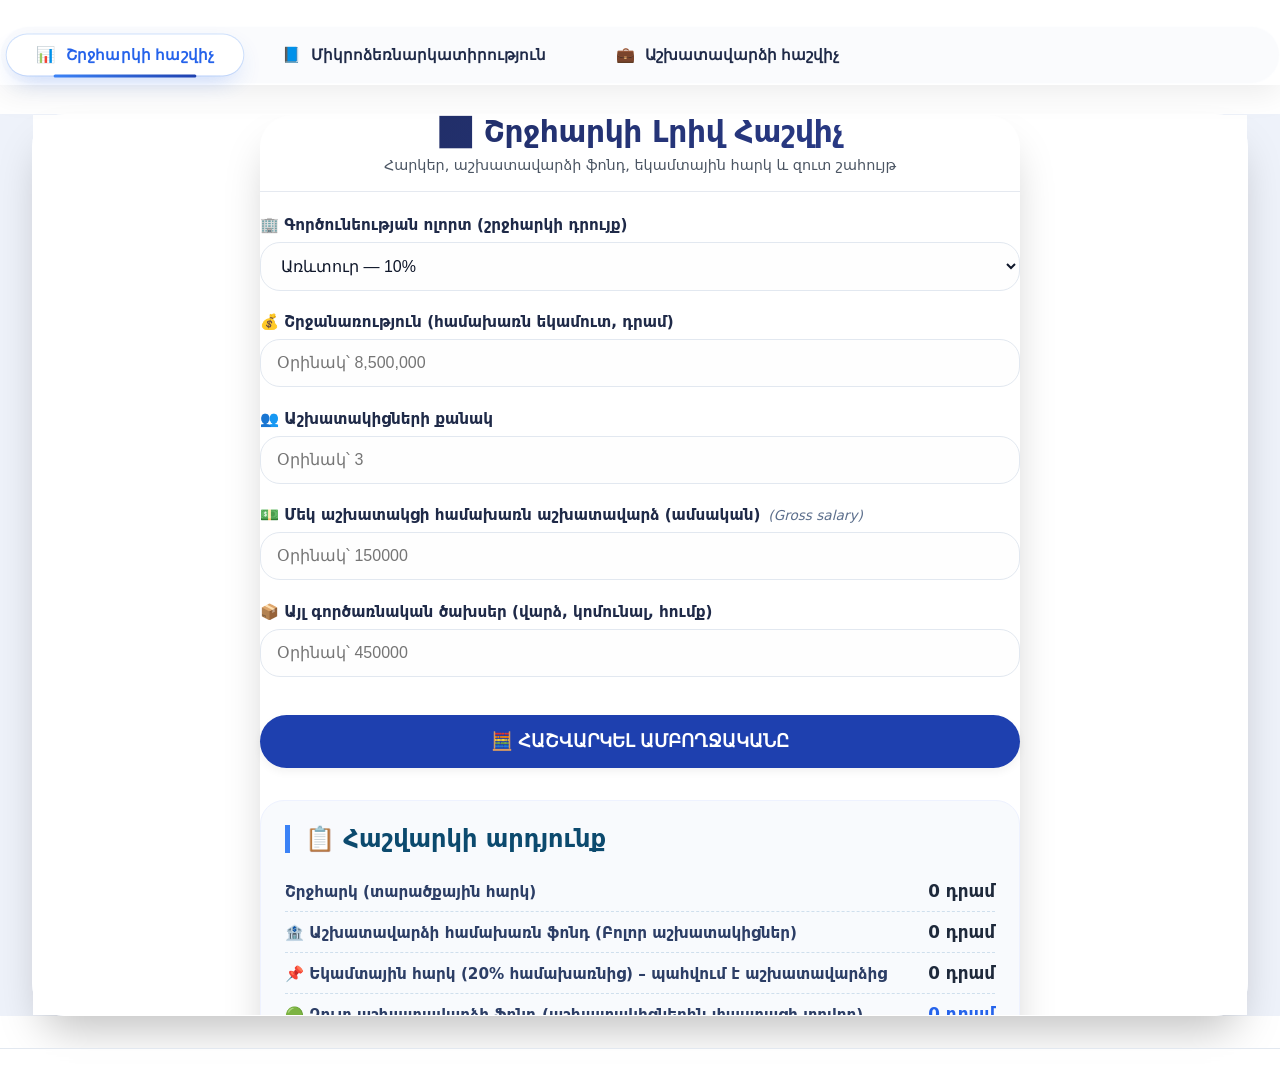
<file: index.html>
<!DOCTYPE html>
<html lang="hy">
<head>
    <meta charset="UTF-8">
    <meta name="viewport" content="width=device-width, initial-scale=1.0, viewport-fit=cover">
    <title>Հարկային գործիքներ – Միասնական նավիգացիա</title>
    <link href="https://fonts.googleapis.com/css2?family=Inter:opsz,wght@14..32,400;14..32,500;14..32,600;14..32,700;14..32,800&display=swap" rel="stylesheet">
    <link rel="stylesheet" href="menu.css">
       
</head>
<body>

<!-- ========== ԳԼԽԱՄԱՍ (ՄԵՆՅՈՒ + ROUTING) ========== -->
<header class="global-header">
    <div class="header-container">
       
        </div>
        <div class="nav-routing" id="routingMenu">
            <button class="nav-btn active" data-route="turnover">
                📊 <span>Շրջհարկի հաշվիչ</span>
            </button>
            <button class="nav-btn" data-route="micro">
                📘 <span>Միկրոձեռնարկատիրություն</span>
            </button>
            <button class="nav-btn" data-route="salary">
                💼 <span>Աշխատավարձի հաշվիչ</span>
            </button>
        </div>
        
    </div>
</header>

<!-- ========== CONTENT AREA (DYNAMIC IFRAME ROUTING) ========== -->
<div class="content-frame">
    <div class="iframe-wrapper">
        <iframe id="appIframe" title="Հարկային գործիք" src="./index1.html" frameborder="0"></iframe>
    </div>
</div>

<footer>
</footer>

<script>
    // ---------- ROUTING CONFIGURATION ----------
    // Հասցեներ առկա երեք էջերի համար (նույն դիրեկտորիայում)
    const routes = {
        turnover: {
            title: 'Շրջհարկի լրիվ հաշվիչ – Հարկեր, ծախսեր, զուտ շահույթ',
            path: './index1.html'
        },
        micro: {
            title: 'Միկրոձեռնարկատիրության համակարգ Հայաստանում | Ուղեցույց 2025',
            path: './index2.html'
        },
        salary: {
            title: 'Աշխատավարձի բարդ հաշվիչ – Հայաստան 2025',
            path: './index3.html'
        }
    };

    // DOM elements
    const iframe = document.getElementById('appIframe');
    const navBtns = document.querySelectorAll('.nav-btn');
    let currentRoute = 'turnover';   // default

    //  function to update active class and load iframe
    function setActiveRoute(routeId) {
        // update active class on buttons
        navBtns.forEach(btn => {
            const btnRoute = btn.getAttribute('data-route');
            if (btnRoute === routeId) {
                btn.classList.add('active');
            } else {
                btn.classList.remove('active');
            }
        });

        // change iframe source only if different from current path
        const newPath = routes[routeId]?.path;
        if (newPath && iframe.src !== window.location.origin + newPath && !iframe.src.endsWith(newPath)) {
            // show subtle loading style (optional)
            iframe.style.opacity = '0.7';
            iframe.src = newPath;
        } else if (newPath && iframe.src.includes(newPath.replace('./', ''))) {
            // already same page, just ensure title update
            document.title = routes[routeId].title;
            iframe.style.opacity = '1';
            return;
        } else if (newPath) {
            iframe.style.opacity = '0.7';
            iframe.src = newPath;
        }

        // update browser / page title
        document.title = routes[routeId].title;
        currentRoute = routeId;

        // store current route in sessionStorage for possible refresh consistency
        sessionStorage.setItem('activeRoute', routeId);
    }

    // when iframe loads, restore opacity
    iframe.addEventListener('load', () => {
        iframe.style.opacity = '1';
        // additional: Adjust iframe height dynamically (to avoid double scroll)
        try {
            // optional: communicate with iframe content height? not required but user-friendly.
            // just reset opacity.
        } catch(e) {}
    });

    // add click handlers for buttons
    navBtns.forEach(btn => {
        btn.addEventListener('click', (e) => {
            const routeId = btn.getAttribute('data-route');
            if (routeId && routes[routeId]) {
                setActiveRoute(routeId);
            }
        });
    });

    // restore route after page refresh (sessionStorage)
    const savedRoute = sessionStorage.getItem('activeRoute');
    if (savedRoute && routes[savedRoute]) {
        // ensure iframe src is set accordingly, but also keep active style.
        currentRoute = savedRoute;
        // set active class before loading
        navBtns.forEach(btn => {
            const r = btn.getAttribute('data-route');
            if (r === savedRoute) btn.classList.add('active');
            else btn.classList.remove('active');
        });
        // set iframe source without extra flicker
        iframe.style.opacity = '0.7';
        iframe.src = routes[savedRoute].path;
        document.title = routes[savedRoute].title;
    } else {
        // default turnover already loaded from initial src=index.html
        // but we must ensure active ui corresponds: index.html is turnover route
        // Ensure active class match (already has active on first btn by html)
        // Synchronize title
        document.title = routes.turnover.title;
        sessionStorage.setItem('activeRoute', 'turnover');
    }

    // handle edge case if iframe fails to load (404)
    iframe.onerror = function() {
        iframe.style.opacity = '1';
        const errorMsg = document.createElement('div');
        errorMsg.style.padding = '2rem';
        errorMsg.style.textAlign = 'center';
        errorMsg.style.color = '#b91c1c';
        errorMsg.innerText = '⚠️ Չհաջողվեց բեռնել էջը։ Խնդրում ենք ստուգել ֆայլերի առկայությունը (index.html, index2.html, index3.html) նույն թղթապանակում։';
        iframe.parentNode.insertBefore(errorMsg, iframe);
    };

    // additional fix for iframe content not stretching fully on some screens — set height on load communication
    window.addEventListener('resize', () => {
        // simple refresh no need heavy changes
    });

    // (bonus) Listen to message from iframes if needed, not mandatory
    window.addEventListener('message', (e) => {
        // optional: could synchronize something, but not required
    });
</script>
</body>
</html>
</file>
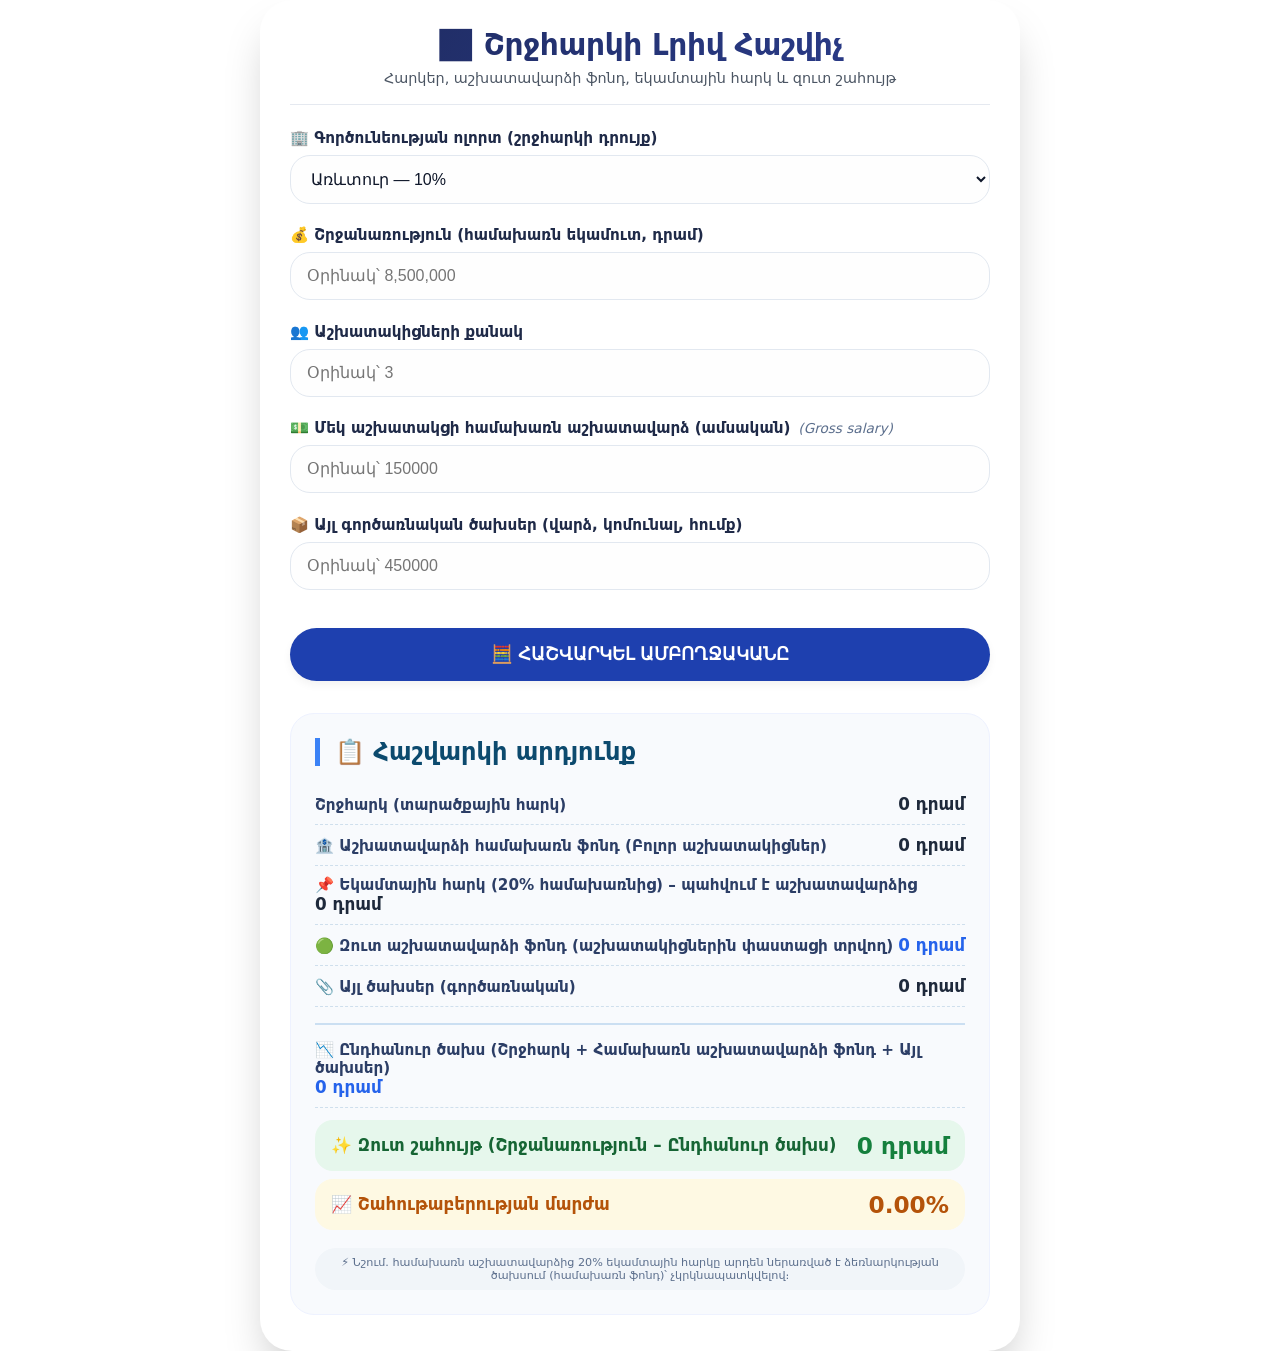
<file: shrj/index.html>
<!DOCTYPE html>
<html lang="hy">
<head>
<meta charset="UTF-8">
<meta name="viewport" content="width=device-width, initial-scale=1.0, user-scalable=yes">
<link rel="stylesheet" href="style1.css">

<title>Շրջհարկի Լրիվ Հաշվիչ – Հարկեր, ծախսեր, զուտ շահույթ</title>
</head>
<body>

<div class="calculator">
    <div class="calculator-inner">
        <h1>📊 Շրջհարկի Լրիվ Հաշվիչ</h1>
        <div class="sub">Հարկեր, աշխատավարձի ֆոնդ, եկամտային հարկ և զուտ շահույթ</div>

        <!-- ՈԼՈՐՏԻ ԸՆՏՐՈՒԹՅՈՒՆ -->
        <div class="input-group">
            <label>🏢 Գործունեության ոլորտ (շրջհարկի դրույք)</label>
            <select id="sector">
                <option value="10">Առևտուր — 10%</option>
                <option value="12">Հանրային սնունդ — 12%</option>
                <option value="7">Արտադրություն — 7%</option>
                <option value="1">ՏՏ — 1%</option>
                <option value="10">Ծառայություններ — 10%</option>
            </select>
        </div>

        <!-- ՇՐՋԱՆԱՌՈՒԹՅՈՒՆ -->
        <div class="input-group">
            <label>💰 Շրջանառություն (համախառն եկամուտ, դրամ)</label>
            <input type="number" id="turnover" placeholder="Օրինակ՝ 8,500,000" value="">
        </div>

        <!-- ԱՇԽԱՏԱԿԻՑՆԵՐ -->
        <div class="input-group">
            <label>👥 Աշխատակիցների քանակ</label>
            <input type="number" id="employees" placeholder="Օրինակ՝ 3" value="">
        </div>

        <!-- ՀԱՄԱԽԱՌՆ ԱՇԽԱՏԱՎԱՐՁ (GROSS) -->
        <div class="input-group">
            <label>💵 Մեկ աշխատակցի համախառն աշխատավարձ (ամսական) <i>(Gross salary)</i></label>
            <input type="number" id="salary" placeholder="Օրինակ՝ 150000" value="">
        </div>

        <!-- ԱՅԼ ԾԱԽՍԵՐ -->
        <div class="input-group">
            <label>📦 Այլ գործառնական ծախսեր (վարձ, կոմունալ, հումք)</label>
            <input type="number" id="expenses" placeholder="Օրինակ՝ 450000" value="">
        </div>

        <button onclick="calculateFullTax()">🧮 ՀԱՇՎԱՐԿԵԼ ԱՄԲՈՂՋԱԿԱՆԸ</button>

        <!-- ԱՐԴՅՈՒՆՔՆԵՐԻ ԲԼՈԿ -->
        <div class="result" id="resultBlock">
            <h2>📋 Հաշվարկի արդյունք</h2>

            <div class="result-row">
                <span class="result-label">Շրջհարկ (տարածքային հարկ)</span>
                <span class="result-value" id="taxResult">0 դրամ</span>
            </div>
            <div class="result-row">
                <span class="result-label">🏦 Աշխատավարձի համախառն ֆոնդ (Բոլոր աշխատակիցներ)</span>
                <span class="result-value" id="salaryFund">0 դրամ</span>
            </div>
            <div class="result-row">
                <span class="result-label">📌 Եկամտային հարկ (20% համախառնից) – պահվում է աշխատավարձից</span>
                <span class="result-value" id="incomeTax">0 դրամ</span>
            </div>
            <div class="result-row">
                <span class="result-label">🟢 Զուտ աշխատավարձի ֆոնդ (աշխատակիցներին փաստացի տրվող)</span>
                <span class="result-value highlight" id="netSalaryFund">0 դրամ</span>
            </div>
            <div class="result-row">
                <span class="result-label">📎 Այլ ծախսեր (գործառնական)</span>
                <span class="result-value" id="expenseResult">0 դրամ</span>
            </div>
            <div class="result-row total-line">
                <span class="result-label">📉 Ընդհանուր ծախս (Շրջհարկ + Համախառն աշխատավարձի ֆոնդ + Այլ ծախսեր)</span>
                <span class="result-value highlight" id="totalResult">0 դրամ</span>
            </div>
            
            <!-- Զուտ շահույթի բլոկ -->
            <div class="profit-line">
                <span class="profit-label">✨ Զուտ շահույթ (Շրջանառություն – Ընդհանուր ծախս)</span>
                <span class="profit-number" id="netProfit">0 դրամ</span>
            </div>
            <div class="profit-line" style="background:#fef9e3; margin-top:8px;">
                <span class="profit-label" style="color:#b45309;">📈 Շահութաբերության մարժա</span>
                <span class="profit-number" id="profitMargin" style="color:#b45309;">0%</span>
            </div>
            <div class="flex-note">
                <div class="info-note">
                    ⚡ Նշում. համախառն աշխատավարձից 20% եկամտային հարկը արդեն ներառված է ձեռնարկության ծախսում (համախառն ֆոնդ)՝ չկրկնապատկվելով։
                </div>
            </div>
        </div>
    </div>
</div>
<script src="index1.js"></script>


</body>
</html>
</file>
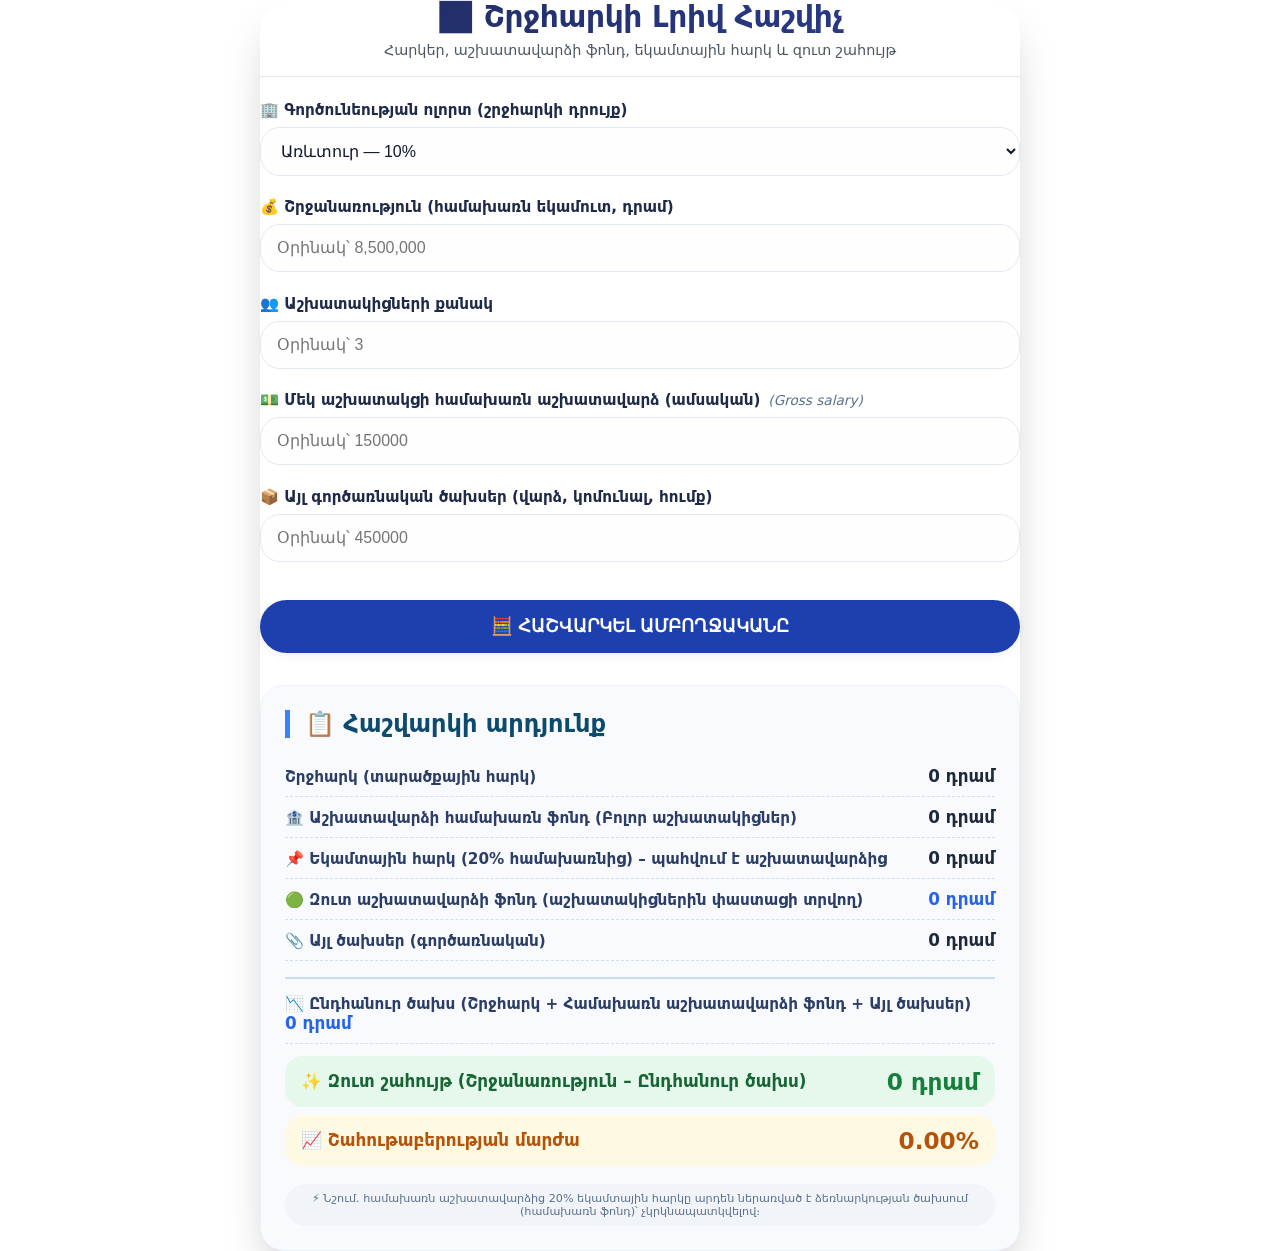
<file: index1.html>
<!DOCTYPE html>
<html lang="hy">
<head>
    <meta charset="UTF-8">
    <meta name="viewport" content="width=device-width, initial-scale=1.0, user-scalable=yes">
    <title>Շրջհարկի Լրիվ Հաշվիչ – Հարկեր, ծախսեր, զուտ շահույթ</title>
    <link rel="stylesheet" href="shrj/style1.css">
    <link rel="stylesheet" href="menu.css">


</head>
<body>

<div class="calculator">
   
        <h1>📊 Շրջհարկի Լրիվ Հաշվիչ</h1>
        <div class="sub">Հարկեր, աշխատավարձի ֆոնդ, եկամտային հարկ և զուտ շահույթ</div>

        <!-- Остальной код калькулятора без изменений -->
        <div class="input-group">
            <label>🏢 Գործունեության ոլորտ (շրջհարկի դրույք)</label>
            <select id="sector">
                <option value="10">Առևտուր — 10%</option>
                <option value="12">Հանրային սնունդ — 12%</option>
                <option value="7">Արտադրություն — 7%</option>
                <option value="1">ՏՏ — 1%</option>
                <option value="10">Ծառայություններ — 10%</option>
            </select>
        </div>

        <div class="input-group">
            <label>💰 Շրջանառություն (համախառն եկամուտ, դրամ)</label>
            <input type="number" id="turnover" placeholder="Օրինակ՝ 8,500,000" value="">
        </div>

        <div class="input-group">
            <label>👥 Աշխատակիցների քանակ</label>
            <input type="number" id="employees" placeholder="Օրինակ՝ 3" value="">
        </div>

        <div class="input-group">
            <label>💵 Մեկ աշխատակցի համախառն աշխատավարձ (ամսական) <i>(Gross salary)</i></label>
            <input type="number" id="salary" placeholder="Օրինակ՝ 150000" value="">
        </div>

        <div class="input-group">
            <label>📦 Այլ գործառնական ծախսեր (վարձ, կոմունալ, հումք)</label>
            <input type="number" id="expenses" placeholder="Օրինակ՝ 450000" value="">
        </div>

        <button onclick="calculateFullTax()">🧮 ՀԱՇՎԱՐԿԵԼ ԱՄԲՈՂՋԱԿԱՆԸ</button>

        <div class="result" id="resultBlock">
            <h2>📋 Հաշվարկի արդյունք</h2>
            <div class="result-row">
                <span class="result-label">Շրջհարկ (տարածքային հարկ)</span>
                <span class="result-value" id="taxResult">0 դրամ</span>
            </div>
            <div class="result-row">
                <span class="result-label">🏦 Աշխատավարձի համախառն ֆոնդ (Բոլոր աշխատակիցներ)</span>
                <span class="result-value" id="salaryFund">0 դրամ</span>
            </div>
            <div class="result-row">
                <span class="result-label">📌 Եկամտային հարկ (20% համախառնից) – պահվում է աշխատավարձից</span>
                <span class="result-value" id="incomeTax">0 դրամ</span>
            </div>
            <div class="result-row">
                <span class="result-label">🟢 Զուտ աշխատավարձի ֆոնդ (աշխատակիցներին փաստացի տրվող)</span>
                <span class="result-value highlight" id="netSalaryFund">0 դրամ</span>
            </div>
            <div class="result-row">
                <span class="result-label">📎 Այլ ծախսեր (գործառնական)</span>
                <span class="result-value" id="expenseResult">0 դրամ</span>
            </div>
            <div class="result-row total-line">
                <span class="result-label">📉 Ընդհանուր ծախս (Շրջհարկ + Համախառն աշխատավարձի ֆոնդ + Այլ ծախսեր)</span>
                <span class="result-value highlight" id="totalResult">0 դրամ</span>
            </div>
            <div class="profit-line">
                <span class="profit-label">✨ Զուտ շահույթ (Շրջանառություն – Ընդհանուր ծախս)</span>
                <span class="profit-number" id="netProfit">0 դրամ</span>
            </div>
            <div class="profit-line" style="background:#fef9e3; margin-top:8px;">
                <span class="profit-label" style="color:#b45309;">📈 Շահութաբերության մարժա</span>
                <span class="profit-number" id="profitMargin" style="color:#b45309;">0%</span>
            </div>
            <div class="flex-note">
                <div class="info-note">
                    ⚡ Նշում. համախառն աշխատավարձից 20% եկամտային հարկը արդեն ներառված է ձեռնարկության ծախսում (համախառն ֆոնդ)՝ չկրկնապատկվելով։
                </div>
            </div>
        </div>
    </div>
</div>

<script src="index1.js"></script>
</body>
</html>
</file>
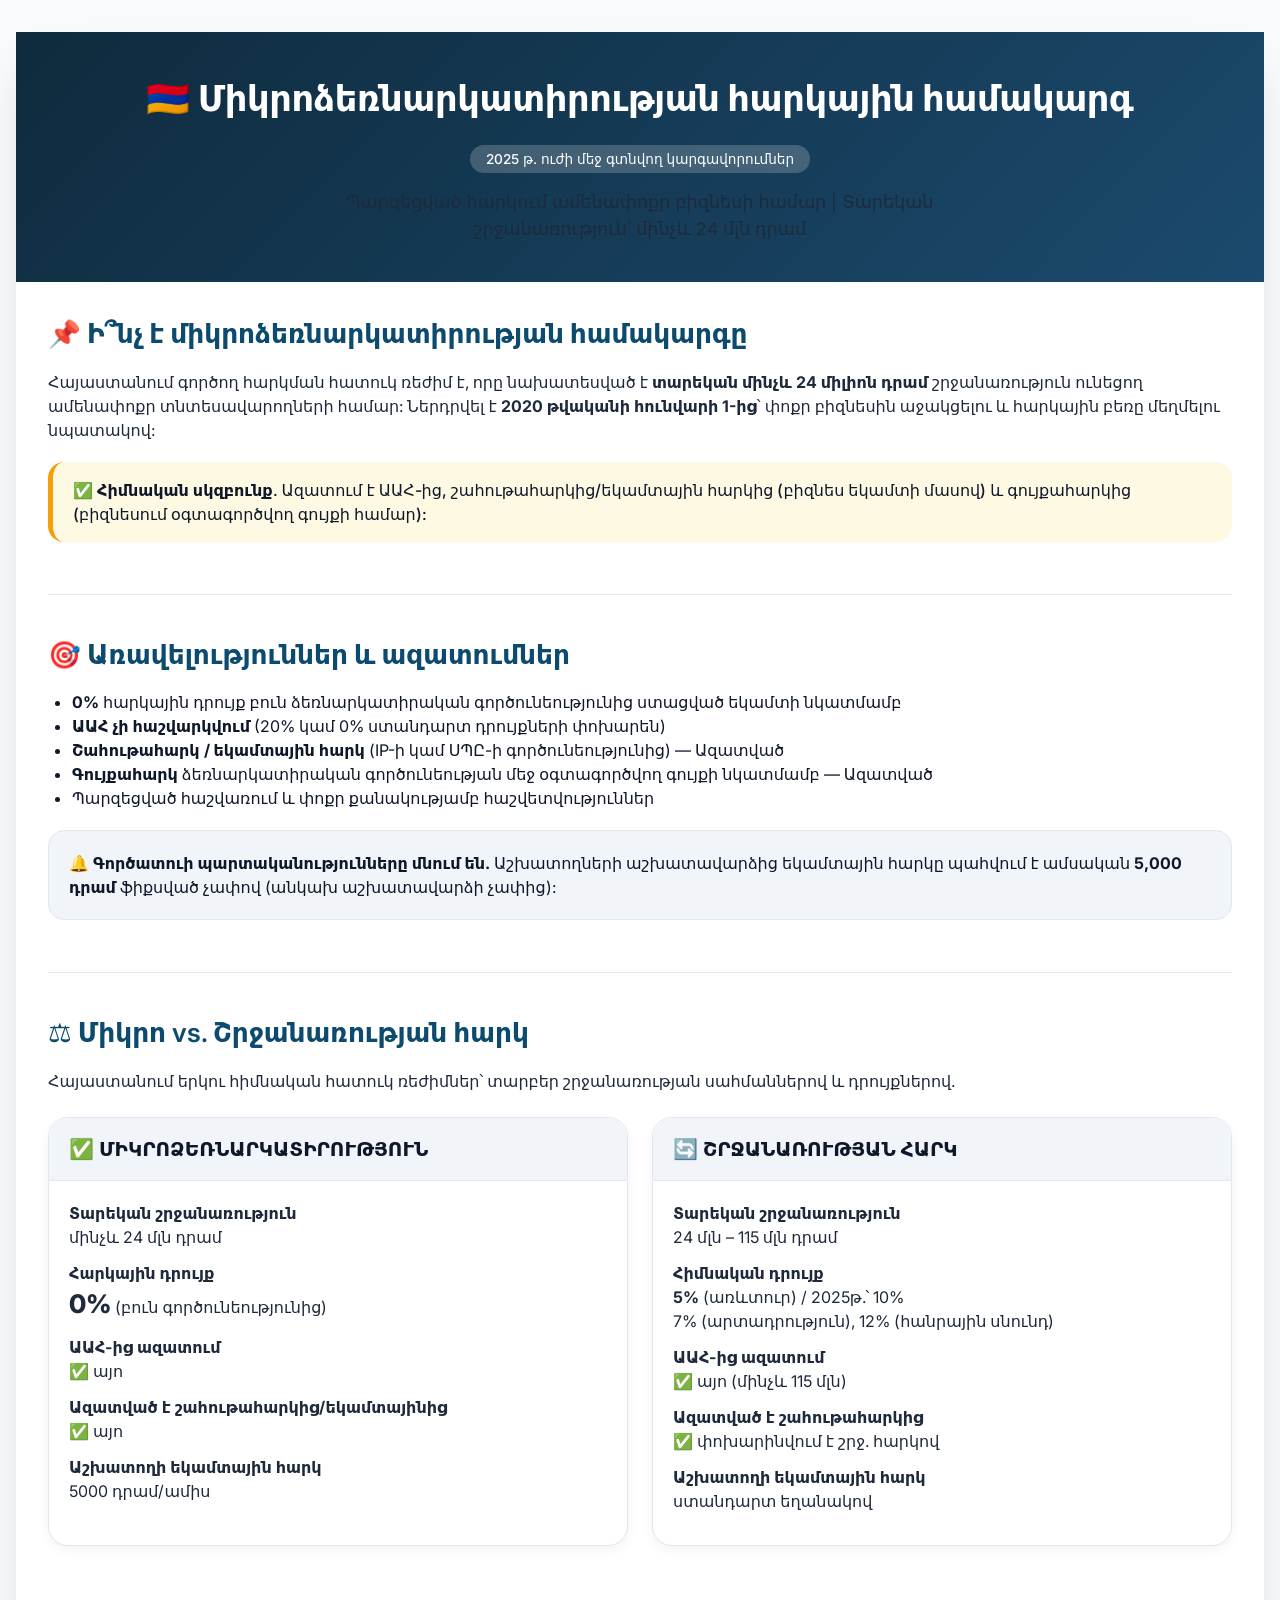
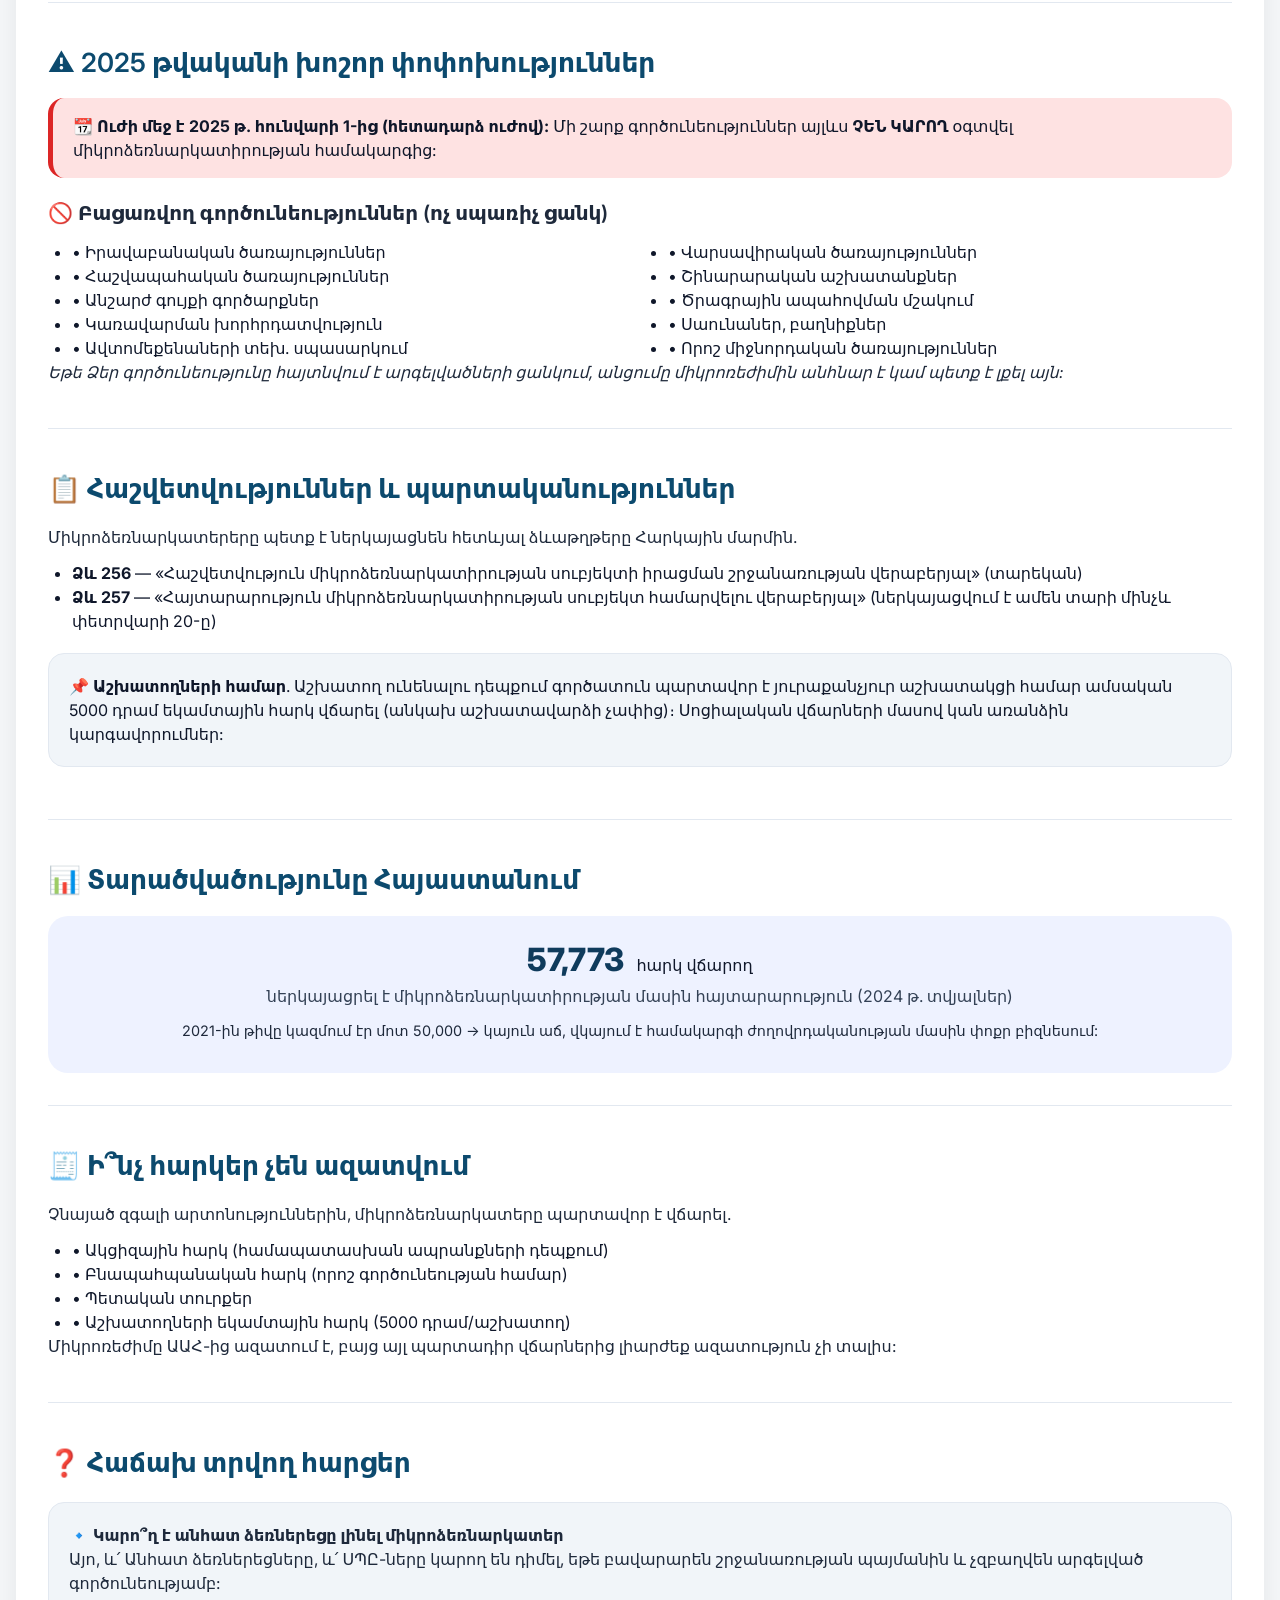
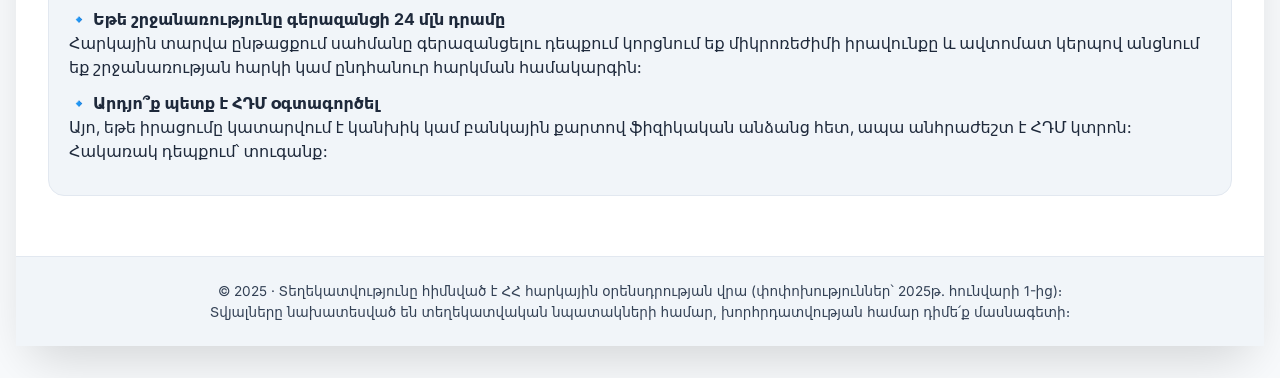
<file: index2.html>
<!DOCTYPE html>
<html lang="hy">
<head>
    <meta charset="UTF-8">
    <meta name="viewport" content="width=device-width, initial-scale=1.0, viewport-fit=cover">
    <title>Միկրո հարկատեսակ Հայաստանում | Ուղեցույց 2025</title>
    <meta name="description" content="Հայաստանում միկրոձեռնարկատիրության հարկման համակարգի ամբողջական ուղեցույց. առավելություններ, սահմանափակումներ, 2025թ. փոփոխություններ, հաշվետվություն և համեմատություն շրջանառության հարկի հետ։">
    <link href="https://fonts.googleapis.com/css2?family=Inter:opsz,wght@14..32,400;14..32,500;14..32,600;14..32,700&display=swap" rel="stylesheet">
    <style>
        * {
            margin: 0;
            padding: 0;
            box-sizing: border-box;
        }

        body {
            font-family: 'Inter', system-ui, -apple-system, 'Segoe UI', Roboto, sans-serif;
            background: #f8fafc;
            color: #0f172a;
            line-height: 1.5;
            padding: 2rem 1rem;
        }

        .container {
            max-width: 1280px;
            margin: 0 auto;
            background: white;
            border-radius: 2rem;
            box-shadow: 0 25px 50px -12px rgba(0, 0, 0, 0.15);
            /* overflow: hidden; */
        }

        /* header */
        .hero {
            background: linear-gradient(135deg, #0f2b3d 0%, #1b4a6e 100%);
            color: white;
            padding: 2.5rem 2rem;
            text-align: center;
        }

        .hero h1 {
            font-size: 2.2rem;
            font-weight: 700;
            letter-spacing: -0.01em;
            margin-bottom: 0.5rem;
        }

        .hero .badge {
            display: inline-block;
            background: rgba(255,255,255,0.2);
            backdrop-filter: blur(4px);
            padding: 0.25rem 1rem;
            border-radius: 40px;
            font-size: 0.85rem;
            font-weight: 500;
            margin-top: 0.75rem;
        }

        .hero p {
            font-size: 1.1rem;
            opacity: 0.9;
            max-width: 700px;
            margin: 1rem auto 0;
        }

        /* content */
        .content {
            padding: 2rem 2rem 2.5rem;
        }

        .section {
            margin-bottom: 2.5rem;
            border-bottom: 1px solid #e2e8f0;
            padding-bottom: 2rem;
        }

        .section:last-child {
            border-bottom: none;
            margin-bottom: 0;
            padding-bottom: 0;
        }

        h2 {
            font-size: 1.65rem;
            font-weight: 600;
            margin-bottom: 1rem;
            color: #0c4a6e;
            display: flex;
            align-items: center;
            gap: 0.5rem;
        }

        h2 i {
            font-weight: 400;
            font-size: 1.8rem;
        }

        h3 {
            font-size: 1.25rem;
            font-weight: 600;
            margin: 1.25rem 0 0.75rem 0;
            color: #1e293b;
        }

        p {
            margin-bottom: 0.75rem;
            color: #1e293b;
        }

        .highlight {
            background: #fef9e3;
            border-left: 5px solid #f59e0b;
            padding: 1rem 1.25rem;
            border-radius: 1rem;
            margin: 1.25rem 0;
            font-weight: 500;
        }

        .info-box {
            background: #f1f5f9;
            border-radius: 1rem;
            padding: 1.25rem;
            margin: 1.25rem 0;
            border: 1px solid #e2e8f0;
        }

        .grid-compare {
            display: flex;
            flex-wrap: wrap;
            gap: 1.5rem;
            margin: 1.5rem 0;
        }

        .card {
            background: white;
            border-radius: 1.25rem;
            box-shadow: 0 4px 12px rgba(0,0,0,0.05);
            border: 1px solid #e2e8f0;
            flex: 1;
            min-width: 240px;
            transition: transform 0.1s ease;
        }

        .card-header {
            background: #f1f5f9;
            padding: 1rem 1.25rem;
            font-weight: 700;
            font-size: 1.25rem;
            border-bottom: 1px solid #e2e8f0;
            border-radius: 1.25rem 1.25rem 0 0;
        }

        .card-body {
            padding: 1.25rem;
        }

        .card-body ul {
            padding-left: 1.25rem;
            margin: 0.5rem 0;
        }

        .card-body li {
            margin: 0.5rem 0;
        }

        .warning {
            background: #fee2e2;
            border-left: 5px solid #dc2626;
            padding: 1rem 1.25rem;
            border-radius: 1rem;
            margin: 1rem 0;
        }

        .stat-number {
            font-size: 2rem;
            font-weight: 800;
            color: #0f3b5c;
            margin-right: 0.5rem;
        }

        table {
            width: 100%;
            border-collapse: collapse;
            margin: 1rem 0;
            font-size: 0.95rem;
        }

        th, td {
            border: 1px solid #cbd5e1;
            padding: 0.75rem;
            text-align: left;
            vertical-align: top;
        }

        th {
            background-color: #eef2ff;
            font-weight: 600;
        }

        @media (max-width: 700px) {
            .content {
                padding: 1.5rem;
            }
            .hero h1 {
                font-size: 1.7rem;
            }
            table, .grid-compare {
                font-size: 0.85rem;
            }
        }

        footer {
            background: #f1f5f9;
            text-align: center;
            padding: 1.5rem;
            font-size: 0.85rem;
            color: #334155;
            border-top: 1px solid #e2e8f0;
        }
    </style>
</head>
<body>
<div class="container">
    <div class="hero">
        <h1>🇦🇲 Միկրոձեռնարկատիրության հարկային համակարգ</h1>
        <div class="badge">2025 թ. ուժի մեջ գտնվող կարգավորումներ</div>
        <p>Պարզեցված հարկում ամենափոքր բիզնեսի համար | Տարեկան շրջանառություն՝ մինչև 24 մլն դրամ</p>
    </div>

    <div class="content">
        <!-- 1. Ի՞նչ է -->
        <div class="section">
            <h2>📌 Ի՞նչ է միկրոձեռնարկատիրության համակարգը</h2>
            <p>Հայաստանում գործող հարկման հատուկ ռեժիմ է, որը նախատեսված է <strong>տարեկան մինչև 24 միլիոն դրամ</strong> շրջանառություն ունեցող ամենափոքր տնտեսավարողների համար: Ներդրվել է <strong>2020 թվականի հունվարի 1-ից</strong>՝ փոքր բիզնեսին աջակցելու և հարկային բեռը մեղմելու նպատակով:</p>
            <div class="highlight">
                ✅ <strong>Հիմնական սկզբունք</strong>. Ազատում է ԱԱՀ-ից, շահութահարկից/եկամտային հարկից (բիզնես եկամտի մասով) և գույքահարկից (բիզնեսում օգտագործվող գույքի համար):
            </div>
        </div>

        <!-- 2. Առավելություններ -->
        <div class="section">
            <h2>🎯 Առավելություններ և ազատումներ</h2>
            <ul style="margin-left: 1.5rem; margin-bottom: 1rem;">
                <li><strong>0%</strong> հարկային դրույք բուն ձեռնարկատիրական գործունեությունից ստացված եկամտի նկատմամբ</li>
                <li><strong>ԱԱՀ չի հաշվարկվում</strong> (20% կամ 0% ստանդարտ դրույքների փոխարեն)</li>
                <li><strong>Շահութահարկ / եկամտային հարկ</strong> (IP-ի կամ ՍՊԸ-ի գործունեությունից) — Ազատված</li>
                <li><strong>Գույքահարկ</strong> ձեռնարկատիրական գործունեության մեջ օգտագործվող գույքի նկատմամբ — Ազատված</li>
                <li>Պարզեցված հաշվառում և փոքր քանակությամբ հաշվետվություններ</li>
            </ul>
            <div class="info-box">
                🔔 <strong>Գործատուի պարտականությունները մնում են.</strong> Աշխատողների աշխատավարձից եկամտային հարկը պահվում է ամսական <strong>5,000 դրամ</strong> ֆիքսված չափով (անկախ աշխատավարձի չափից):
            </div>
        </div>

        <!-- 3. Համեմատություն շրջանառության հարկի հետ -->
        <div class="section">
            <h2>⚖️ Միկրո vs. Շրջանառության հարկ</h2>
            <p>Հայաստանում երկու հիմնական հատուկ ռեժիմներ՝ տարբեր շրջանառության սահմաններով և դրույքներով.</p>
            <div class="grid-compare">
                <div class="card">
                    <div class="card-header">✅ ՄԻԿՐՈՁԵՌՆԱՐԿԱՏԻՐՈՒԹՅՈՒՆ</div>
                    <div class="card-body">
                        <p><strong>Տարեկան շրջանառություն</strong><br> մինչև 24 մլն դրամ</p>
                        <p><strong>Հարկային դրույք</strong><br> <span style="font-size: 1.6rem; font-weight:800;">0%</span> (բուն գործունեությունից)</p>
                        <p><strong>ԱԱՀ-ից ազատում</strong><br> ✅ այո</p>
                        <p><strong>Ազատված է շահութահարկից/եկամտայինից</strong><br> ✅ այո</p>
                        <p><strong>Աշխատողի եկամտային հարկ</strong><br> 5000 դրամ/ամիս</p>
                    </div>
                </div>
                <div class="card">
                    <div class="card-header">🔄 ՇՐՋԱՆԱՌՈՒԹՅԱՆ ՀԱՐԿ</div>
                    <div class="card-body">
                        <p><strong>Տարեկան շրջանառություն</strong><br> 24 մլն – 115 մլն դրամ</p>
                        <p><strong>Հիմնական դրույք</strong><br> <strong>5%</strong> (առևտուր) / 2025թ.՝ 10%<br> 7% (արտադրություն), 12% (հանրային սնունդ)</p>
                        <p><strong>ԱԱՀ-ից ազատում</strong><br> ✅ այո (մինչև 115 մլն)</p>
                        <p><strong>Ազատված է շահութահարկից</strong><br> ✅ փոխարինվում է շրջ. հարկով</p>
                        <p><strong>Աշխատողի եկամտային հարկ</strong><br> ստանդարտ եղանակով</p>
                    </div>
                </div>
            </div>
        </div>

        <!-- 4. 2025թ. կարևոր փոփոխություններ -->
        <div class="section">
            <h2>⚠️ 2025 թվականի խոշոր փոփոխություններ</h2>
            <div class="warning">
                <strong>📆 Ուժի մեջ է 2025 թ. հունվարի 1-ից (հետադարձ ուժով):</strong> Մի շարք գործունեություններ այլևս <strong>ՉԵՆ ԿԱՐՈՂ</strong> օգտվել միկրոձեռնարկատիրության համակարգից:
            </div>
            <h3>🚫 Բացառվող գործունեություններ (ոչ սպառիչ ցանկ)</h3>
            <ul style="columns: 2; column-gap: 2rem; margin-left: 1.5rem;">
                <li>• Իրավաբանական ծառայություններ</li>
                <li>• Հաշվապահական ծառայություններ</li>
                <li>• Անշարժ գույքի գործարքներ</li>
                <li>• Կառավարման խորհրդատվություն</li>
                <li>• Ավտոմեքենաների տեխ. սպասարկում</li>
                <li>• Վարսավիրական ծառայություններ</li>
                <li>• Շինարարական աշխատանքներ</li>
                <li>• Ծրագրային ապահովման մշակում</li>
                <li>• Սաունաներ, բաղնիքներ</li>
                <li>• Որոշ միջնորդական ծառայություններ</li>
            </ul>
            <p><em>Եթե Ձեր գործունեությունը հայտնվում է արգելվածների ցանկում, անցումը միկրոռեժիմին անհնար է կամ պետք է լքել այն:</em></p>
        </div>

        <!-- 5. Աշխատակիցներ և հաշվետվողականություն -->
        <div class="section">
            <h2>📋 Հաշվետվություններ և պարտականություններ</h2>
            <p>Միկրոձեռնարկատերերը պետք է ներկայացնեն հետևյալ ձևաթղթերը Հարկային մարմին.</p>
            <ul style="margin-left: 1.5rem;">
                <li><strong>Ձև 256</strong> — «Հաշվետվություն միկրոձեռնարկատիրության սուբյեկտի իրացման շրջանառության վերաբերյալ» (տարեկան)</li>
                <li><strong>Ձև 257</strong> — «Հայտարարություն միկրոձեռնարկատիրության սուբյեկտ համարվելու վերաբերյալ» (ներկայացվում է ամեն տարի մինչև փետրվարի 20-ը)</li>
            </ul>
            <div class="info-box">
                📌 <strong>Աշխատողների համար</strong>. Աշխատող ունենալու դեպքում գործատուն պարտավոր է յուրաքանչյուր աշխատակցի համար ամսական 5000 դրամ եկամտային հարկ վճարել (անկախ աշխատավարձի չափից)։ Սոցիալական վճարների մասով կան առանձին կարգավորումներ:
            </div>
        </div>

        <!-- 6. Վիճակագրություն (2024թ.) -->
        <div class="section">
            <h2>📊 Տարածվածությունը Հայաստանում</h2>
            <div style="background: #eef2ff; border-radius: 1.25rem; padding: 1.25rem; text-align: center;">
                <span class="stat-number">57,773</span> 
                <span style="font-weight: 500;">հարկ վճարող</span><br>
                <span style="color: #334155;">ներկայացրել է միկրոձեռնարկատիրության մասին հայտարարություն (2024 թ. տվյալներ)</span>
                <p style="margin-top: 12px; font-size: 0.9rem;">2021-ին թիվը կազմում էր մոտ 50,000 → կայուն աճ, վկայում է համակարգի ժողովրդականության մասին փոքր բիզնեսում:</p>
            </div>
        </div>

        <!-- 7. Կարևոր նշումներ -->
        <div class="section">
            <h2>🧾 Ի՞նչ հարկեր չեն ազատվում</h2>
            <p>Չնայած զգալի արտոնություններին, միկրոձեռնարկատերը պարտավոր է վճարել.</p>
            <ul style="margin-left: 1.5rem;">
                <li>• Ակցիզային հարկ (համապատասխան ապրանքների դեպքում)</li>
                <li>• Բնապահպանական հարկ (որոշ գործունեության համար)</li>
                <li>• Պետական տուրքեր</li>
                <li>• Աշխատողների եկամտային հարկ (5000 դրամ/աշխատող)</li>
            </ul>
            <p>Միկրոռեժիմը ԱԱՀ-ից ազատում է, բայց այլ պարտադիր վճարներից լիարժեք ազատություն չի տալիս:</p>
        </div>

        <!-- 8. FAQ կարճ -->
        <div class="section">
            <h2>❓ Հաճախ տրվող հարցեր</h2>
            <div class="info-box">
                <p><strong>🔹 Կարո՞ղ է անհատ ձեռներեցը լինել միկրոձեռնարկատեր</strong><br> Այո, և՛ Անհատ ձեռներեցները, և՛ ՍՊԸ-ները կարող են դիմել, եթե բավարարեն շրջանառության պայմանին և չզբաղվեն արգելված գործունեությամբ:</p>
                <p><strong>🔹 Եթե շրջանառությունը գերազանցի 24 մլն դրամը</strong><br> Հարկային տարվա ընթացքում սահմանը գերազանցելու դեպքում կորցնում եք միկրոռեժիմի իրավունքը և ավտոմատ կերպով անցնում եք շրջանառության հարկի կամ ընդհանուր հարկման համակարգին:</p>
                <p><strong>🔹 Արդյո՞ք պետք է ՀԴՄ օգտագործել</strong><br> Այո, եթե իրացումը կատարվում է կանխիկ կամ բանկային քարտով ֆիզիկական անձանց հետ, ապա անհրաժեշտ է ՀԴՄ կտրոն: Հակառակ դեպքում՝ տուգանք:</p>
            </div>
        </div>
    </div>
    <footer>
        © 2025 · Տեղեկատվությունը հիմնված է ՀՀ հարկային օրենսդրության վրա (փոփոխություններ՝ 2025թ. հունվարի 1-ից)։<br>
        Տվյալները նախատեսված են տեղեկատվական նպատակների համար, խորհրդատվության համար դիմե՛ք մասնագետի։
    </footer>
</div>
</body>
</html>
</file>
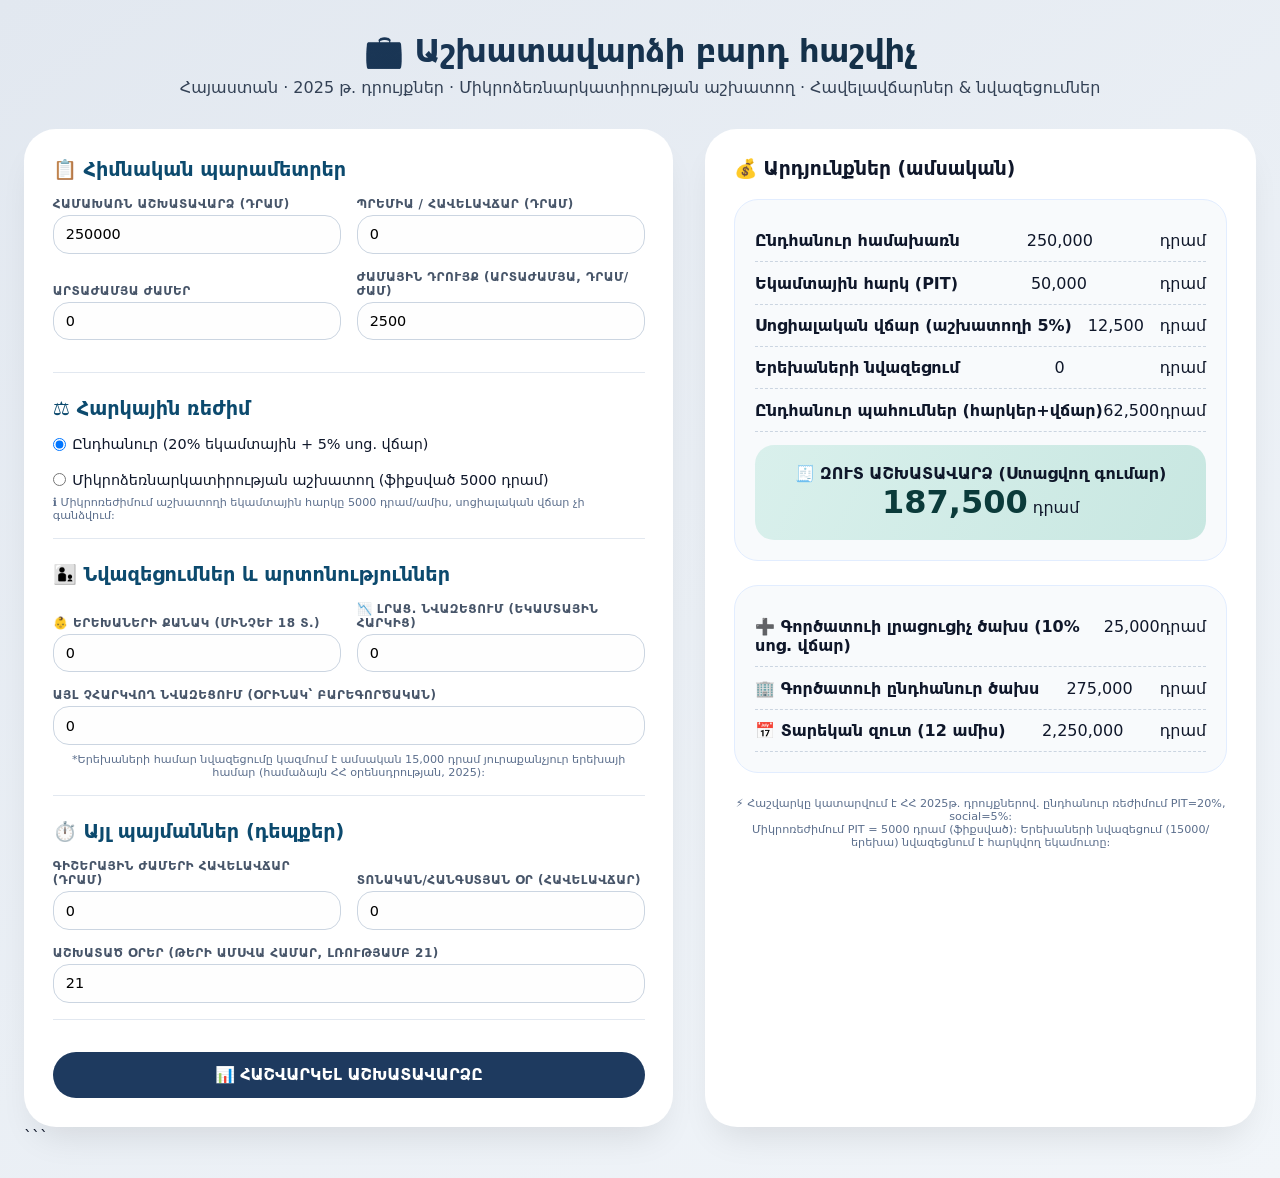
<file: index3.html>
<!DOCTYPE html>
<html lang="hy">
<head>
    <meta charset="UTF-8">
    <meta name="viewport" content="width=device-width, initial-scale=1.0, user-scalable=yes">
    <title>Աշխատավարձի բարդ հաշվիչ | Հայաստան 2025</title>
    <style>
        * {
            margin: 0;
            padding: 0;
            box-sizing: border-box;
        }

        body {
            background: linear-gradient(145deg, #e2e8f0 0%, #f1f5f9 100%);
            font-family: 'Inter', system-ui, -apple-system, 'Segoe UI', Roboto, sans-serif;
            padding: 2rem 1.5rem;
            color: #0f172a;
        }

        .calculator-container {
            max-width: 1400px;
            margin: 0 auto;
        }

        /* header */
        .header {
            text-align: center;
            margin-bottom: 2rem;
        }

        .header h1 {
            font-size: 2rem;
            font-weight: 700;
            background: linear-gradient(135deg, #1e3a5f, #0f2b3d);
            -webkit-background-clip: text;
            background-clip: text;
            color: transparent;
            letter-spacing: -0.01em;
        }

        .header p {
            color: #334155;
            margin-top: 0.5rem;
        }

        /* main grid */
        .salary-grid {
            display: flex;
            flex-wrap: wrap;
            gap: 2rem;
        }

        .input-panel {
            flex: 1.2;
            min-width: 320px;
            background: white;
            border-radius: 2rem;
            box-shadow: 0 20px 35px -12px rgba(0,0,0,0.1);
            padding: 1.8rem;
            transition: all 0.2s;
        }

        .result-panel {
            flex: 1;
            min-width: 300px;
            background: white;
            border-radius: 2rem;
            box-shadow: 0 20px 35px -12px rgba(0,0,0,0.1);
            padding: 1.8rem;
            display: flex;
            flex-direction: column;
        }

        /* form styles */
        .param-group {
            margin-bottom: 1.5rem;
            border-bottom: 1px solid #e2e8f0;
            padding-bottom: 1rem;
        }

        .param-group h3 {
            font-size: 1.2rem;
            font-weight: 600;
            display: flex;
            align-items: center;
            gap: 0.5rem;
            margin-bottom: 1rem;
            color: #0c4a6e;
        }

        .input-row {
            display: flex;
            flex-wrap: wrap;
            gap: 1rem;
            margin-bottom: 1rem;
            align-items: flex-end;
        }

        .input-field {
            flex: 1;
            min-width: 120px;
        }

        .input-field label {
            display: block;
            font-size: 0.75rem;
            font-weight: 600;
            text-transform: uppercase;
            letter-spacing: 0.5px;
            color: #475569;
            margin-bottom: 0.25rem;
        }

        .input-field input, .input-field select {
            width: 100%;
            padding: 0.65rem 0.75rem;
            border: 1px solid #cbd5e1;
            border-radius: 1rem;
            font-size: 0.9rem;
            background: #fefefe;
            transition: 0.15s;
            font-family: inherit;
        }

        .input-field input:focus, .input-field select:focus {
            outline: none;
            border-color: #3b82f6;
            box-shadow: 0 0 0 3px rgba(59,130,246,0.2);
        }

        .radio-group {
            display: flex;
            gap: 1.2rem;
            align-items: center;
            flex-wrap: wrap;
            margin-top: 0.5rem;
        }

        .radio-group label {
            display: flex;
            align-items: center;
            gap: 0.4rem;
            font-weight: 500;
            font-size: 0.9rem;
        }

        hr {
            margin: 1rem 0;
            border: none;
            border-top: 1px solid #e2e8f0;
        }

        .result-card {
            background: #f8fafc;
            border-radius: 1.5rem;
            padding: 1.25rem;
            margin-bottom: 1.5rem;
            border: 1px solid #e2edff;
        }

        .result-line {
            display: flex;
            justify-content: space-between;
            padding: 0.7rem 0;
            border-bottom: 1px dashed #cbd5e1;
            font-size: 1rem;
        }

        .result-line.total {
            border-bottom: none;
            font-weight: 800;
            font-size: 1.3rem;
            color: #0f3b5c;
            margin-top: 0.5rem;
        }

        .net-salary {
            background: linear-gradient(115deg, #d9f0ec 0%, #c8e7e1 100%);
            border-radius: 1.2rem;
            padding: 1.2rem;
            text-align: center;
            margin-top: 0.8rem;
        }

        .net-salary span {
            font-size: 2rem;
            font-weight: 800;
            color: #0b3b3a;
        }

        .badge {
            background: #eef2ff;
            padding: 0.2rem 0.7rem;
            border-radius: 40px;
            font-size: 0.7rem;
            font-weight: 600;
        }

        button {
            background: #1e3a5f;
            border: none;
            width: 100%;
            padding: 0.85rem;
            font-weight: 600;
            font-size: 1rem;
            color: white;
            border-radius: 2rem;
            cursor: pointer;
            transition: 0.2s;
            margin-top: 0.5rem;
            font-family: inherit;
        }

        button:hover {
            background: #0f2b3d;
            transform: scale(0.98);
        }

        .info-note {
            font-size: 0.7rem;
            text-align: center;
            color: #5b6e8c;
            margin-top: 1.5rem;
        }

        @media (max-width: 780px) {
            body {
                padding: 1rem;
            }
            .input-panel, .result-panel {
                padding: 1.2rem;
            }
        }
    </style>
</head>
<body>
<div class="calculator-container">
    <div class="header">
        <h1>💼 Աշխատավարձի բարդ հաշվիչ</h1>
        <p>Հայաստան · 2025 թ. դրույքներ · Միկրոձեռնարկատիրության աշխատող · Հավելավճարներ & նվազեցումներ</p>
    </div>

    <div class="salary-grid">
        <!-- INPUT PANEL -->
        <div class="input-panel">
            <div class="param-group">
                <h3>📋 Հիմնական պարամետրեր</h3>
                <div class="input-row">
                    <div class="input-field">
                        <label>Համախառն աշխատավարձ (դրամ)</label>
                        <input type="number" id="grossSalary" value="250000" step="5000">
                    </div>
                    <div class="input-field">
                        <label>Պրեմիա / Հավելավճար (դրամ)</label>
                        <input type="number" id="bonus" value="0" step="10000">
                    </div>
                </div>
                <div class="input-row">
                    <div class="input-field">
                        <label>Արտաժամյա ժամեր</label>
                        <input type="number" id="overtimeHours" value="0" step="1" min="0">
                    </div>
                    <div class="input-field">
                        <label>Ժամային դրույք (արտաժամյա, դրամ/ժամ)</label>
                        <input type="number" id="overtimeRate" value="2500" step="100">
                    </div>
                </div>
            </div>

            <div class="param-group">
                <h3>⚖️ Հարկային ռեժիմ</h3>
                <div class="radio-group" id="taxRegimeGroup">
                    <label>
                        <input type="radio" name="taxRegime" value="general" checked> Ընդհանուր (20% եկամտային + 5% սոց. վճար)
                    </label>
                    <label>
                        <input type="radio" name="taxRegime" value="micro"> Միկրոձեռնարկատիրության աշխատող (ֆիքսված 5000 դրամ)
                    </label>
                </div>
                <div class="info-note" style="margin-top: 0.5rem; text-align: left;">
                    ℹ️ Միկրոռեժիմում աշխատողի եկամտային հարկը 5000 դրամ/ամիս, սոցիալական վճար չի գանձվում:
                </div>
            </div>

            <div class="param-group">
                <h3>🧑‍🧒 Նվազեցումներ և արտոնություններ</h3>
                <div class="input-row">
                    <div class="input-field">
                        <label>👶 Երեխաների քանակ (մինչև 18 տ.)</label>
                        <input type="number" id="childrenCount" value="0" min="0" step="1">
                    </div>
                    <div class="input-field">
                        <label>📉 Լրաց. նվազեցում (եկամտային հարկից)</label>
                        <input type="number" id="additionalDeduction" value="0" step="5000" placeholder="Օրինակ՝ կամավոր կենսաթոշակ">
                    </div>
                </div>
                <div class="input-field">
                    <label>Այլ չհարկվող նվազեցում (օրինակ՝ բարեգործական)</label>
                    <input type="number" id="nonTaxableDeduction" value="0" step="5000">
                </div>
                <div class="info-note" style="margin-top: 0.5rem;">
                    *Երեխաների համար նվազեցումը կազմում է ամսական 15,000 դրամ յուրաքանչյուր երեխայի համար (համաձայն ՀՀ օրենսդրության, 2025):
                </div>
            </div>

            <div class="param-group">
                <h3>⏱️ Այլ պայմաններ (դեպքեր)</h3>
                <div class="input-row">
                    <div class="input-field">
                        <label>Գիշերային ժամերի հավելավճար (դրամ)</label>
                        <input type="number" id="nightShiftBonus" value="0" step="1000">
                    </div>
                    <div class="input-field">
                        <label>Տոնական/հանգստյան օր (հավելավճար)</label>
                        <input type="number" id="holidayBonus" value="0" step="1000">
                    </div>
                </div>
                <div class="input-field">
                    <label>Աշխատած օրեր (թերի ամսվա համար, լռությամբ 21)</label>
                    <input type="number" id="workDays" value="21" step="1" min="1" max="31">
                </div>
            </div>
            <button id="calculateBtn">📊 ՀԱՇՎԱՐԿԵԼ ԱՇԽԱՏԱՎԱՐՁԸ</button>
        </div>

        <!-- RESULT PANEL -->
        <div class="result-panel" id="resultPanel">
            <h3 style="margin-bottom: 1.2rem;">💰 Արդյունքներ (ամսական)</h3>
            <div id="dynamicResults">
                <!-- filled by js -->
                <div class="result-card">
                    <div class="result-line"><strong>Ընդհանուր համախառն</strong> <span id="totalGross">0</span> դրամ</div>
                    <div class="result-line"><strong>Եկամտային հարկ (PIT)</strong> <span id="pitAmount">0</span> դրամ</div>
                    <div class="result-line"><strong>Սոցիալական վճար (աշխատողի 5%)</strong> <span id="socialTax">0</span> դրամ</div>
                    <div class="result-line"><strong>Երեխաների նվազեցում</strong> <span id="childDeduction">0</span> դրամ</div>
                    <div class="result-line"><strong>Ընդհանուր պահումներ (հարկեր+վճար)</strong> <span id="totalDeductions">0</span> դրամ</div>
                    <div class="net-salary">
                        🧾 <strong>ԶՈՒՏ ԱՇԽԱՏԱՎԱՐՁ (Ստացվող գումար)</strong><br>
                        <span id="netSalary">0</span> դրամ
                    </div>
                </div>

                <div class="result-card">
                    <div class="result-line"><strong>➕ Գործատուի լրացուցիչ ծախս (10% սոց. վճար)</strong> <span id="employerCost">0</span> դրամ</div>
                    <div class="result-line"><strong>🏢 Գործատուի ընդհանուր ծախս</strong> <span id="totalEmployerCost">0</span> դրամ</div>
                    <div class="result-line"><strong>📅 Տարեկան զուտ (12 ամիս)</strong> <span id="yearlyNet">0</span> դրամ</div>
                </div>

                <div class="info-note" style="margin-top: 0.6rem;">
                    ⚡ Հաշվարկը կատարվում է ՀՀ 2025թ. դրույքներով. ընդհանուր ռեժիմում PIT=20%, social=5%:<br>
                    Միկրոռեժիմում PIT = 5000 դրամ (ֆիքսված): Երեխաների նվազեցում (15000/երեխա) նվազեցնում է հարկվող եկամուտը:
                </div>
            </div>
        </div>
    </div>
</div>

<script>
    // DOM elements
    const grossInput = document.getElementById('grossSalary');
    const bonusInput = document.getElementById('bonus');
    const overtimeHoursInput = document.getElementById('overtimeHours');
    const overtimeRateInput = document.getElementById('overtimeRate');
    const childrenCountInput = document.getElementById('childrenCount');
    const additionalDeductionInput = document.getElementById('additionalDeduction');
    const nonTaxableDeductionInput = document.getElementById('nonTaxableDeduction');
    const nightBonusInput = document.getElementById('nightShiftBonus');
    const holidayBonusInput = document.getElementById('holidayBonus');
    const workDaysInput = document.getElementById('workDays');
    const calculateBtn = document.getElementById('calculateBtn');

    // Regime radio
    const regimeRadios = document.querySelectorAll('input[name="taxRegime"]');

    // result spans
    const totalGrossSpan = document.getElementById('totalGross');
    const pitAmountSpan = document.getElementById('pitAmount');
    const socialTaxSpan = document.getElementById('socialTax');
    const childDeductionSpan = document.getElementById('childDeduction');
    const totalDeductionsSpan = document.getElementById('totalDeductions');
    const netSalarySpan = document.getElementById('netSalary');
    const employerCostSpan = document.getElementById('employerCost');
    const totalEmployerCostSpan = document.getElementById('totalEmployerCost');
    const yearlyNetSpan = document.getElementById('yearlyNet');

    // Helper: parse number
    function getNumber(id) {
        let val = document.getElementById(id).value;
        return parseFloat(val) || 0;
    }

    function getRadioValue() {
        for (let radio of regimeRadios) {
            if (radio.checked) return radio.value;
        }
        return 'general';
    }

    function compute() {
        // base values
        let baseSalary = getNumber('grossSalary');
        let bonus = getNumber('bonus');
        let overtimeHours = getNumber('overtimeHours');
        let overtimeRate = getNumber('overtimeRate');
        let nightBonus = getNumber('nightShiftBonus');
        let holidayBonus = getNumber('holidayBonus');
        let workDays = getNumber('workDays');
        let children = getNumber('childrenCount');
        let additionalDeduction = getNumber('additionalDeduction');
        let nonTaxable = getNumber('nonTaxableDeduction');

        // adjust salary if workDays is not full (full month basis usually 21 days)
        // if workDays < 21, salary proportionally decreases
        const standardMonthDays = 21;
        let daysFactor = 1;
        if (workDays > 0 && workDays < standardMonthDays) {
            daysFactor = workDays / standardMonthDays;
        } else if (workDays <= 0) {
            daysFactor = 0;
        }
        let adjustedBaseSalary = baseSalary * daysFactor;
        let adjustedBonus = bonus * daysFactor;   // bonus can be prorated as well, but better to keep full? realistic case: bonus proportional
        // overtime, night, holiday are usually paid for actual extra hours, not prorated? We'll keep them absolute.
        // but for realistic: overtime doesn't get reduced because it's extra work
        let overtimePay = overtimeHours * overtimeRate;

        let totalGross = adjustedBaseSalary + adjustedBonus + overtimePay + nightBonus + holidayBonus;

        // regime
        const regime = getRadioValue();
        let pit = 0;
        let social = 0;
        let childDeductionAmount = 0;

        // Child deduction per child 15000 AMD monthly (Armenian tax code 2025)
        childDeductionAmount = children * 15000;

        // total taxable income after non-taxable deductions and child deduction
        let taxableIncome = totalGross - nonTaxable - childDeductionAmount;
        if (taxableIncome < 0) taxableIncome = 0;

        if (regime === 'general') {
            // PIT 20%
            pit = taxableIncome * 0.20;
            // Social 5% of totalGross? law: social contribution from employee is 5% of gross salary (not after deductions)
            // Usually social is calculated on gross before any deductions, but child deduction doesn't affect social.
            social = totalGross * 0.05;
        } 
        else if (regime === 'micro') {
            // micro regime: fixed 5000 income tax, NO social tax
            pit = 5000;
            social = 0;
            // note: child deduction does NOT apply in micro regime? Law says micro employer worker pays 5000 flat, regardless of children.
            // so we ignore child deduction from PIT in micro mode, but we still show deduction amount for information.
            // But we must not reduce pit in micro. So we override pit.
            pit = 5000;
            // taxable income concept not relevant, but keep for UI.
        }

        // additional deduction (only for general regime and reduces PIT further)
        if (regime === 'general') {
            pit = pit - additionalDeduction;
            if (pit < 0) pit = 0;
        } else {
            // micro regime: additional deduction ignored (fixed tax)
            // no effect
        }

        let totalDeductions = pit + social;
        let netSalary = totalGross - totalDeductions;

        // employer side: employer social tax 10% on totalGross (Armenia standard)
        let employerSocial = totalGross * 0.10;
        let totalEmployerCost = totalGross + employerSocial;

        // yearly net (assuming 12 months full, but if days prorated we keep month consistency)
        let yearlyNet = netSalary * 12;

        // update UI
        totalGrossSpan.innerText = Math.round(totalGross).toLocaleString('hy-AM');
        pitAmountSpan.innerText = Math.round(pit).toLocaleString('hy-AM');
        socialTaxSpan.innerText = Math.round(social).toLocaleString('hy-AM');
        childDeductionSpan.innerText = childDeductionAmount.toLocaleString('hy-AM');
        totalDeductionsSpan.innerText = Math.round(totalDeductions).toLocaleString('hy-AM');
        netSalarySpan.innerText = Math.round(netSalary).toLocaleString('hy-AM');
        employerCostSpan.innerText = Math.round(employerSocial).toLocaleString('hy-AM');
        totalEmployerCostSpan.innerText = Math.round(totalEmployerCost).toLocaleString('hy-AM');
        yearlyNetSpan.innerText = Math.round(yearlyNet).toLocaleString('hy-AM');
    }

    function bindEvents() {
        calculateBtn.addEventListener('click', () => {
            compute();
        });
        // also add event listeners for inputs to auto-update? optional but user click button anyway.
        const allInputs = document.querySelectorAll('input, select');
        allInputs.forEach(input => {
            input.addEventListener('change', () => compute());
            input.addEventListener('input', () => compute());
        });
        regimeRadios.forEach(radio => radio.addEventListener('change', () => compute()));
    }

    // initial calculation
    window.addEventListener('DOMContentLoaded', () => {
        bindEvents();
        compute();
    });
</script>
</body>
</html>
```
</file>
<file: menu.css>
* {
    margin: 0;
    padding: 0;
    box-sizing: border-box;
}

/* ----- ԳԼԽԱՄԱՍ / HEADER (ԳԵՂԵՑԻԿ ՄԵՆՅՈՒ) ----- */
.global-header {
    background: rgba(255, 255, 255, 0.85);
    backdrop-filter: blur(16px);
    border-bottom: 1px solid rgba(255, 255, 255, 0.6);
    box-shadow: 0 8px 32px rgba(0, 0, 0, 0.08);
    position: sticky;
    top: 0;
    z-index: 100;
    transition: all 0.3s ease;
}

.global-header:hover {
    background: rgba(255, 255, 255, 0.92);
    backdrop-filter: blur(20px);
}

.header-container {
    max-width: 1400px;
    margin: 0 auto;
    padding: 0.8rem 2rem;
    display: flex;
    flex-wrap: wrap;
    align-items: center;
    justify-content: space-between;
    gap: 1rem;
}

/* Logo ոճավորում */
.logo-area {
    display: flex;
    align-items: center;
    gap: 14px;
    transition: transform 0.2s;
    flex-shrink: 0;
}

.logo-area:hover {
    transform: scale(1.02);
}

.logo-icon {
    background: linear-gradient(145deg, #1e3a8a, #3b82f6);
    width: 44px;
    height: 44px;
    border-radius: 32px;
    display: flex;
    align-items: center;
    justify-content: center;
    font-size: 1.6rem;
    box-shadow: 0 10px 20px -5px rgba(59, 130, 246, 0.4);
    transition: all 0.2s;
}

.logo-text h2 {
    font-size: 1.45rem;
    font-weight: 800;
    background: linear-gradient(135deg, #0f2b3d, #2563eb, #1e4a76);
    background-clip: text;
    -webkit-background-clip: text;
    color: transparent;
    letter-spacing: -0.02em;
}

.logo-text p {
    font-size: 0.7rem;
    color: #4b5563;
    font-weight: 500;
    letter-spacing: 0.3px;
}

/* ========= ԳԼԽԱՎՈՐ ՄԵՆՅՈՒ (NAVIGATION) ========= */
.nav-routing {
    display: flex;
    flex-wrap: nowrap;
    gap: 0.75rem;
    background: rgba(248, 250, 252, 0.7);
    backdrop-filter: blur(8px);
    padding: 0.5rem;
    border-radius: 80px;
    border: 1px solid rgba(255, 255, 255, 0.6);
    -webkit-overflow-scrolling: touch;
    scrollbar-width: thin;
    flex: 1 1 auto;
    justify-content: flex-start;
}

/* hide scrollbar on mobile for cleaner look (optional) */
.nav-routing::-webkit-scrollbar {
    display: none;
}

.nav-btn {
    background: transparent;
    border: none;
    padding: 0.7rem 1.8rem;
    border-radius: 60px;
    font-weight: 600;
    font-size: 0.95rem;
    display: inline-flex;
    align-items: center;
    gap: 10px;
    cursor: pointer;
    transition: all 0.25s cubic-bezier(0.2, 0.9, 0.4, 1.1);
    font-family: inherit;
    color: #1f2a48;
    position: relative;
    /* overflow: hidden; */
    z-index: 1;
    white-space: nowrap;
    flex-shrink: 0;
}

/* hover effect (glow) */
.nav-btn::before {
    content: '';
    position: absolute;
    top: 0;
    left: 0;
    width: 100%;
    height: 100%;
    background: radial-gradient(circle at center, rgba(59,130,246,0.15), transparent);
    opacity: 0;
    transition: opacity 0.3s;
    border-radius: 60px;
    z-index: -1;
}

.nav-btn:hover::before {
    opacity: 1;
}

.nav-btn:not(.active):hover {
    background: rgba(255, 255, 255, 0.8);
    box-shadow: 0 4px 12px rgba(0, 0, 0, 0.05);
    color: #2563eb;
    transform: translateY(-2px);
}

/* active button styling */
.nav-btn.active {
    background: #ffffff;
    box-shadow: 0 10px 25px -8px rgba(37, 99, 235, 0.3), 0 0 0 1px rgba(59,130,246,0.2);
    color: #2563eb;
    font-weight: 700;
    transform: scale(1.02);
}

.nav-btn.active::after {
    content: '';
    position: absolute;
    bottom: -2px;
    left: 20%;
    width: 60%;
    height: 3px;
    background: linear-gradient(90deg, #3b82f6, #1e40af);
    border-radius: 4px;
    transition: width 0.2s;
}

/* icon style */
.nav-btn i {
    font-size: 1.2rem;
    filter: drop-shadow(0 1px 1px rgba(0,0,0,0.1));
}

/* badge */
.header-badge {
    background: rgba(59, 130, 246, 0.12);
    backdrop-filter: blur(4px);
    border-radius: 60px;
    padding: 0.45rem 1.2rem;
    font-size: 0.75rem;
    font-weight: 600;
    color: #1e3a8a;
    border: 1px solid rgba(59, 130, 246, 0.25);
    transition: all 0.2s;
    white-space: nowrap;
    flex-shrink: 0;
}

.header-badge:hover {
    background: rgba(59, 130, 246, 0.2);
    transform: translateY(-1px);
}

/* iframe wrapper */
.content-frame {
    flex: 1;
    width: 100%;
    background: #eef2fa;
}

.iframe-wrapper {
    background: rgba(255, 255, 255, 0.96);
    margin: 1.8rem 2rem 2rem 2rem;
    border-radius: 2rem;
    /* overflow: hidden; */
    box-shadow: 0 25px 45px -12px rgba(0, 0, 0, 0.25);
    transition: all 0.3s ease;
    border: 1px solid rgba(255, 255, 255, 0.6);
}

.iframe-wrapper:hover {
    box-shadow: 0 30px 55px -15px rgba(0, 0, 0, 0.3);
    transform: translateY(-3px);
}

iframe {
    width: 100%;
    min-height: 100vh;
    border: none;
    display: block;
    background: white;
    transition: opacity 0.2s;
}

/* ========= RESPONSIVE (ՀԵՌԱԽՈՍԻ ՀԱՄԱՐ) ========= */
@media (max-width: 780px) {
    .header-container {
        flex-direction: column;
        align-items: stretch;
        padding: 1rem;
        gap: 0.8rem;
    }
    
    .logo-area {
        justify-content: center;
    }
    
    .nav-routing {
        border-radius: 60px;
        padding: 0.4rem;
        gap: 0.5rem;
        justify-content: flex-start;
    }
    
    .nav-btn {
        padding: 0.5rem 1.2rem;
        font-size: 0.85rem;
    }
    
    .header-badge {
        align-self: center;
        font-size: 0.7rem;
        padding: 0.35rem 1rem;
    }
    
    .iframe-wrapper {
        margin: 1rem;
        border-radius: 1.5rem;
    }
    
    iframe {
        min-height: 100vh;
    }
}

@media (max-width: 480px) {
    .logo-text h2 {
        font-size: 1.1rem;
    }
    
    .logo-icon {
        width: 36px;
        height: 36px;
        font-size: 1.3rem;
    }
    
    .nav-btn {
        padding: 0.4rem 1rem;
        gap: 6px;
        font-size: 0.8rem;
    }
    
    .nav-btn i {
        font-size: 1rem;
    }
    
    .header-badge {
        font-size: 0.65rem;
        padding: 0.3rem 0.8rem;
    }
    
    .iframe-wrapper {
        margin: 0.8rem;
        border-radius: 1.2rem;
    }
}

/* touch-friendly adjustments */
@media (hover: none) and (pointer: coarse) {
    .nav-btn {
        padding: 0.6rem 1.2rem;
    }
    .nav-btn:active {
        transform: scale(0.97);
        background: rgba(255,255,255,0.6);
    }
}

/* footer (optional) */
footer {
    text-align: center;
    font-size: 0.75rem;
    color: #4b6589;
    padding: 1.2rem;
    border-top: 1px solid #e2e8f0;
    background: rgba(255, 255, 255, 0.8);
    backdrop-filter: blur(8px);
    margin-top: 0.5rem;
    font-weight: 500;
}
</file>
<file: shrj/style1.css>
* {
        margin: 0;
        padding: 0;
        box-sizing: border-box;
    }

    body {
        /* background: linear-gradient(135deg, #eef2fa 0%, #d9e2f0 100%); */
        font-family: 'Inter', system-ui, -apple-system, 'Segoe UI', Roboto, 'Helvetica Neue', sans-serif;
        /* padding: 24px 20px; */
        min-height: 100vh;
        display: flex;
        align-items: center;
        justify-content: center;
    }
     

    /* card utama */
    .calculator {
        max-width: 760px;
        width: 100%;
        background: #ffffff;
        border-radius: 2rem;
        box-shadow: 0 25px 45px -12px rgba(0, 0, 0, 0.25);
        /* overflow: hidden; */
        transition: all 0.2s ease;
    }

    .calculator-inner {
        padding: 28px 30px 36px;
    }

    h1 {
        font-size: 1.85rem;
        font-weight: 700;
        background: linear-gradient(120deg, #1e2a5e, #2c3e8f);
        background-clip: text;
        -webkit-background-clip: text;
        color: transparent;
        text-align: center;
        margin-bottom: 8px;
        letter-spacing: -0.3px;
    }

    .sub {
        text-align: center;
        color: #4b5563;
        font-size: 0.9rem;
        border-bottom: 1px solid #e5e9f0;
        padding-bottom: 18px;
        margin-bottom: 24px;
    }

    .input-group {
        margin-bottom: 1.4rem;
    }

    label {
        display: flex;
        align-items: center;
        gap: 8px;
        font-weight: 600;
        color: #1f2a48;
        margin-bottom: 8px;
        font-size: 0.95rem;
    }

    label i {
        font-weight: 400;
        color: #5b6e8c;
        font-size: 0.85rem;
    }

    input, select {
        width: 100%;
        padding: 14px 16px;
        font-size: 1rem;
        border: 1.5px solid #e2e8f0;
        border-radius: 20px;
        background: #fefefe;
        transition: 0.2s;
        font-weight: 500;
        color: #0f172a;
    }

    input:focus, select:focus {
        outline: none;
        border-color: #3b82f6;
        box-shadow: 0 0 0 3px rgba(59,130,246,0.2);
    }

    button {
        width: 100%;
        background: #1e40af;
        border: none;
        padding: 16px;
        font-size: 1.1rem;
        font-weight: 700;
        color: white;
        border-radius: 40px;
        cursor: pointer;
        transition: all 0.25s;
        margin: 16px 0 12px;
        box-shadow: 0 4px 8px rgba(0, 0, 0, 0.05);
    }

    button:hover {
        background: #2563eb;
        transform: translateY(-2px);
        box-shadow: 0 12px 20px -12px #1e3a8a;
    }

    .result {
        background: #f8fafd;
        border-radius: 1.5rem;
        padding: 1.5rem;
        margin-top: 20px;
        border: 1px solid #eef2ff;
        transition: 0.2s;
    }

    .result h2 {
        font-size: 1.5rem;
        font-weight: 700;
        color: #0c4a6e;
        margin-bottom: 18px;
        border-left: 5px solid #3b82f6;
        padding-left: 15px;
    }

    .result-row {
        display: flex;
        justify-content: space-between;
        align-items: baseline;
        flex-wrap: wrap;
        padding: 10px 0;
        border-bottom: 1px dashed #cfdfed;
    }

    .result-row:last-of-type {
        border-bottom: none;
    }

    .result-label {
        font-weight: 600;
        color: #2c3e66;
        font-size: 0.95rem;
    }

    .result-value {
        font-weight: 700;
        font-size: 1.05rem;
        color: #1e293b;
    }

    .highlight {
        color: #2563eb;
        font-weight: 800;
    }

    .total-line {
        margin-top: 16px;
        padding-top: 16px;
        border-top: 2px solid #cbdff2;
        font-size: 1.2rem;
        font-weight: 800;
    }

    .profit-line {
        background: #e6f7ec;
        margin-top: 12px;
        padding: 12px 16px;
        border-radius: 18px;
        display: flex;
        justify-content: space-between;
        align-items: center;
        flex-wrap: wrap;
    }

    .profit-label {
        font-weight: 800;
        color: #166534;
        font-size: 1.05rem;
    }

    .profit-number {
        font-size: 1.45rem;
        font-weight: 800;
        color: #15803d;
    }

    .info-note {
        font-size: 0.7rem;
        text-align: center;
        margin-top: 18px;
        color: #5b6e8c;
        background: #f1f5f9;
        padding: 8px 12px;
        border-radius: 60px;
        display: inline-block;
        width: auto;
    }

    .flex-note {
        display: flex;
        justify-content: center;
    }

    @media (max-width: 520px) {
        .calculator-inner {
            padding: 20px;
        }
        .result-row {
            flex-direction: column;
            gap: 5px;
        }
        .profit-line {
            flex-direction: column;
            align-items: flex-start;
            gap: 8px;
        }
    }
</file>
